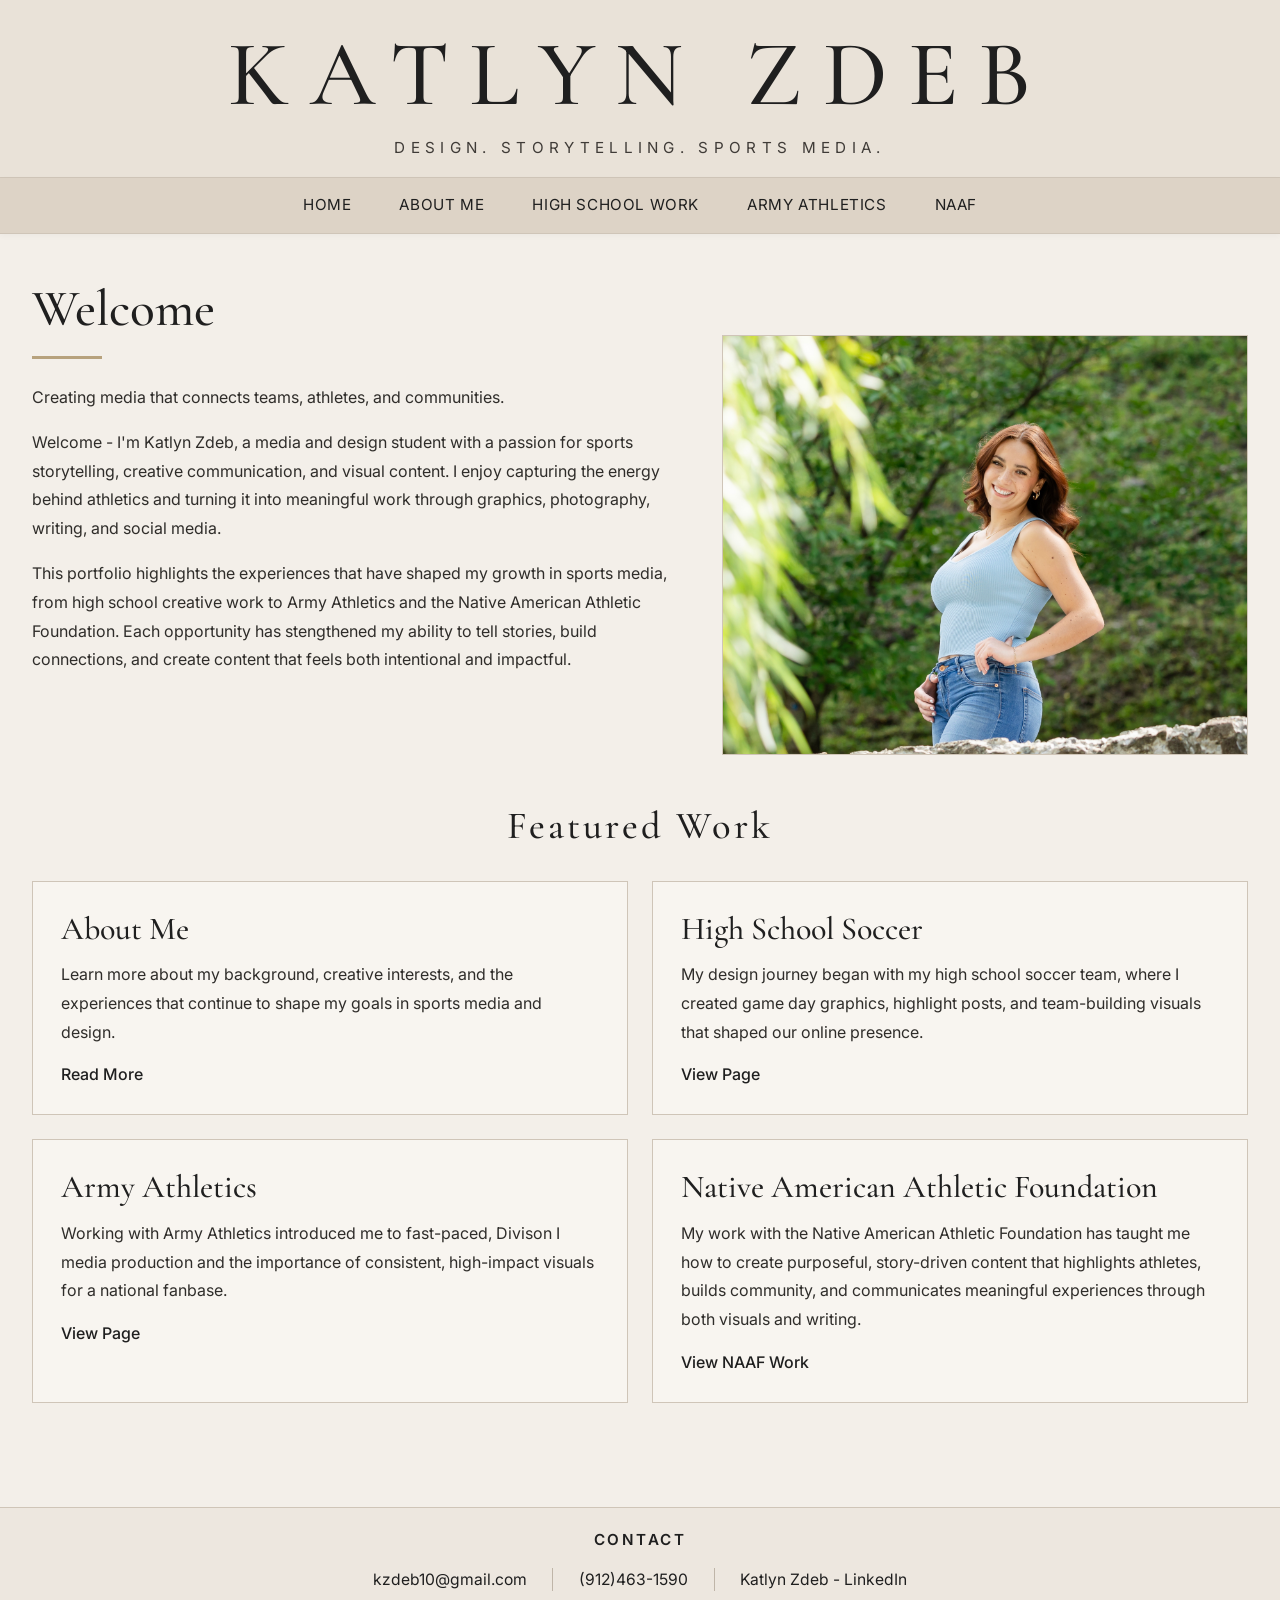
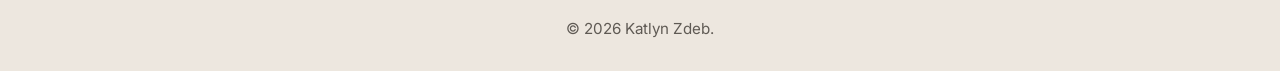
<file: index.html>
<!DOCTYPE html>
<html lang="en">
<head>
	<meta charset="utf-8">
	<meta name="viewport" content="width=device-width, initial-scale=1">
	<title> Katlyn Zdeb | Home </title>

	<link rel="preconnect" href="https://fonts.googleapis.com">
	<link rel="preconnect" href="https://fonts.gstatic.com" crossorigin>
	<link href="https://fonts.googleapis.com/css2?family=Cormorant+Garamond:wght@400;500;600&family=Inter:wght@300;400;500;600&display=swap" rel="stylesheet">

	<link href="https://cdn.jsdelivr.net/npm/bootstrap@5.3.3/dist/css/bootstrap.min.css" rel="stylesheet">
	<link rel="stylesheet" href="style.css">

</head>
<body>

	<header class="site-header">
		<h1 class="site-title"> KATLYN ZDEB </h1>
		<p class="site-tagline"> DESIGN. STORYTELLING. SPORTS MEDIA. </p>
	</header>

	<nav class="navbar navbar-expand-lg sticky-top custom-nav">
		<div class="container">
			<button class="navbar-toggler" type="button" data-bs-toggle="collapse" data-bs-target="#mainNav" aria-controls="mainNav" aria-expander="false" aria-label="Toggle navigation">
				<span class="navbar-toggler-icon"></span>
			</button>

			<div class="collapse navbar-collapse justify-content-center" id="mainNav">
				<ul class="navbar-nav mx-auto">
					<li class="nav-item"><a class="nav-link" href="index.html">Home</a></li>
					<li class="nav-item"><a class="nav-link" href="about.html">About Me</a></li>
					<li class="nav-item"><a class="nav-link" href="high-school-soccer.html">High School Work</a></li>
					<li class="nav-item"><a class="nav-link" href="army-athletics.html">Army Athletics</a></li>
					<li class="nav-item"><a class="nav-link" href="naaf.html">NAAF</a></li>
				</ul>
			</div>
		</div>
	</nav>

	<section class="page-section">
		<div class="page-wrap">
			
			<div class="content-block split-layout">
				<div class="intro-copy">
				<h2 class="section-title"> Welcome </h2>
				<div class="gold-line"></div>
				<p> Creating media that connects teams, athletes, and communities.</p>
				<p> Welcome - I'm Katlyn Zdeb, a media and design student with a passion for sports storytelling, creative communication, and visual content. I enjoy capturing the energy behind athletics and turning it into meaningful work through graphics, photography, writing, and social media. </p>
				<p> This portfolio highlights the experiences that have shaped my growth in sports media, from high school creative work to Army Athletics and the Native American Athletic Foundation. Each opportunity has stengthened my ability to tell stories, build connections, and create content that feels both intentional and impactful. </p>
				</div>

			<div class="side-image">
				<img src="me_images/katlyn_1.jpg" alt="Katlyn Zdeb portfolio featured image"> 
			</div>
			</div>

			<div class="content-block">
				<h2 class="centered-title"> Featured Work </h2>

				<div class="feature-grid">

					<div class="feature-card">
						<h3> About Me </h3>
						<p> Learn more about my background, creative interests, and the experiences that continue to shape my goals in sports media and design.</p>
						<a href="about.html"> Read More </a>
					</div>

					<div class="feature-card">
						<h3> High School Soccer </h3>
						<p> My design journey began with my high school soccer team, where I created game day graphics, highlight posts, and team-building visuals that shaped our online presence. </p>
						<a href="high-school-soccer.html"> View Page </a>
					</div>

					<div class="feature-card">
						<h3> Army Athletics </h3>
						<p> Working with Army Athletics introduced me to fast-paced, Divison I media production and the importance of consistent, high-impact visuals for a national fanbase. </p>
						<a href="army-athletics.html"> View Page </a>
					</div>

					<div class="feature-card">
						<h3> Native American Athletic Foundation </h3>
						<p> My work with the Native American Athletic Foundation has taught me how to create purposeful, story-driven content that highlights athletes, builds community, and communicates meaningful experiences through both visuals and writing. </p>
						<a href="naaf.html"> View NAAF Work </a>
					</div>
				</div>
			</div>
		</div>
	</section>

	<footer>
		<div class="footer-title"> Contact </div>

		<div class="footer-row">
			<div class="footer-item"> kzdeb10@gmail.com</div>
			<div class="footer-item"> (912)463-1590</div>
			<div class="footer-item">
				<a href="https://www.linkedin.com/in/katlyn-zdeb-1a0957380/" target="_blank"> Katlyn Zdeb - LinkedIn </a>
			</div>
		</div>
		<p class="copyright">&copy; 2026 Katlyn Zdeb. </p>
	</footer>

	<script src="https://cdn.jsdelivr.net/npm/bootstrap@5.3.3/dist/js/bootstrap.bundle.min.js"> </script>

</body>
</html>
</file>
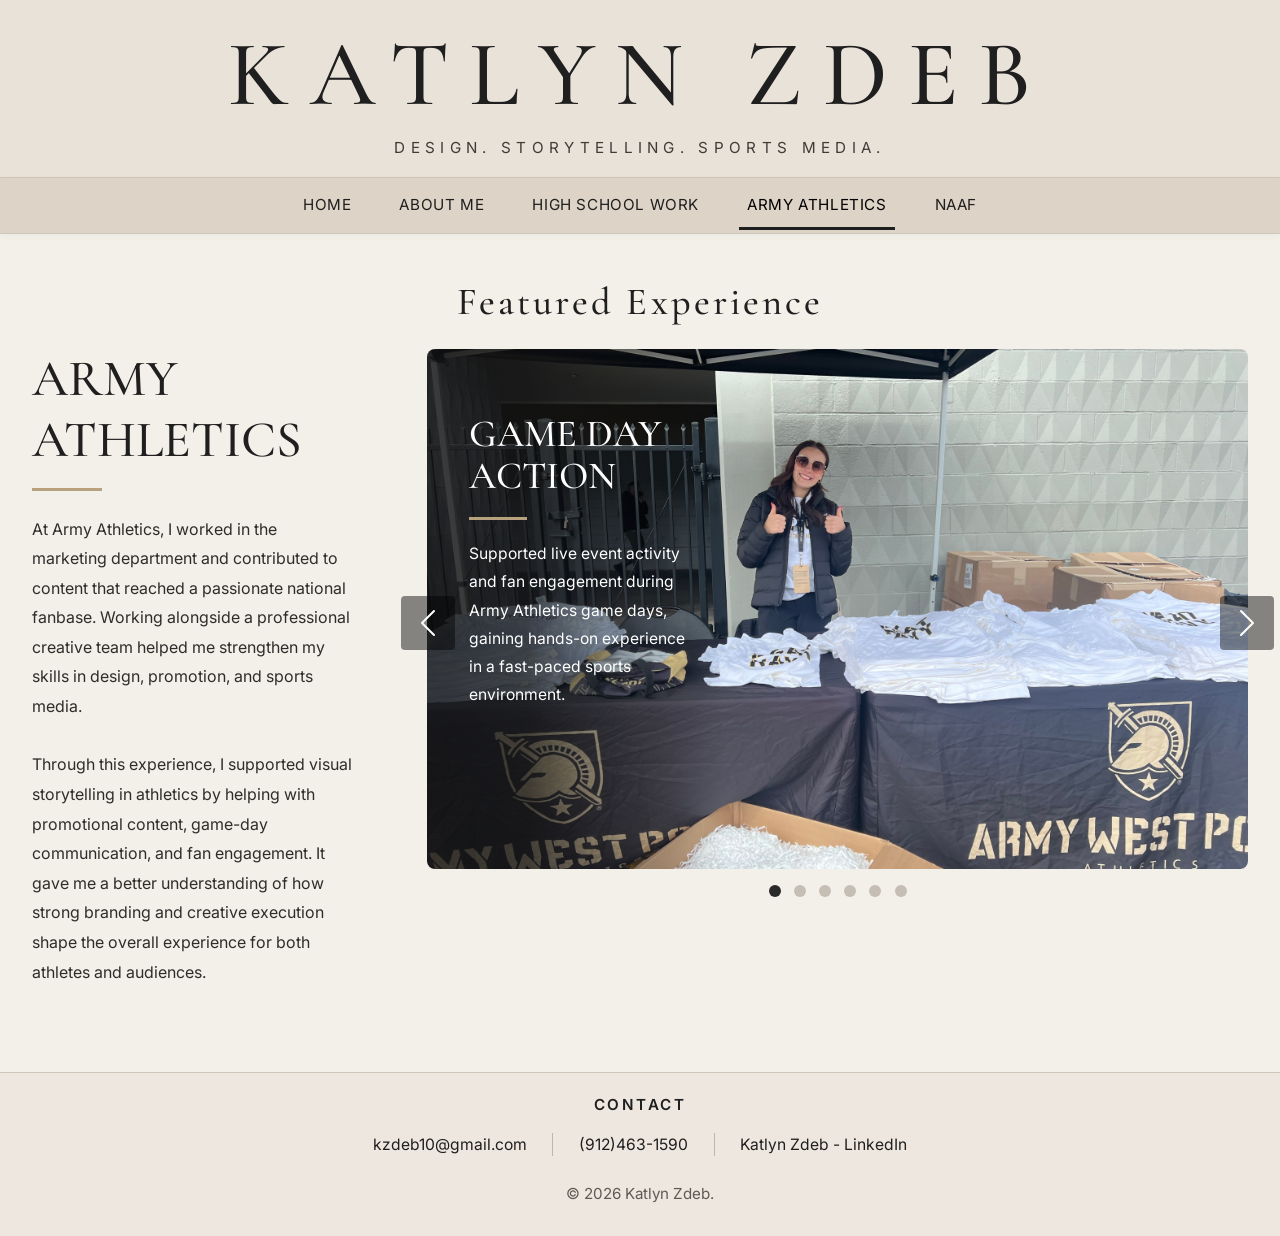
<file: army-athletics.html>
<!DOCTYPE html>
<html lang="en">
<head>
  <meta charset="utf-8">
  <meta name="viewport" content="width=device-width, initial-scale=1">
  <title>Katlyn Zdeb | Army Athletics</title>

  <link rel="preconnect" href="https://fonts.googleapis.com">
  <link rel="preconnect" href="https://fonts.gstatic.com" crossorigin>
  <link href="https://fonts.googleapis.com/css2?family=Cormorant+Garamond:wght@400;500;600&family=Inter:wght@300;400;500;600&display=swap" rel="stylesheet">

  <link href="https://cdn.jsdelivr.net/npm/bootstrap@5.3.3/dist/css/bootstrap.min.css" rel="stylesheet">
  <link rel="stylesheet" href="style.css">
</head>

<body>

  <header class="site-header">
    <h1 class="site-title">KATLYN ZDEB</h1>
    <p class="site-tagline">DESIGN. STORYTELLING. SPORTS MEDIA.</p>
  </header>

  <nav class="navbar navbar-expand-lg sticky-top custom-nav">
    <div class="container">
      <button class="navbar-toggler ms-auto" type="button" data-bs-toggle="collapse" data-bs-target="#mainNav" aria-controls="mainNav" aria-expanded="false" aria-label="Toggle navigation">
        <span class="navbar-toggler-icon"></span>
      </button>

      <div class="collapse navbar-collapse justify-content-center" id="mainNav">
        <ul class="navbar-nav mx-auto">
          <li class="nav-item"><a class="nav-link" href="index.html">Home</a></li>
          <li class="nav-item"><a class="nav-link" href="about.html">About Me</a></li>
          <li class="nav-item"><a class="nav-link" href="high-school-soccer.html">High School Work</a></li>
          <li class="nav-item"><a class="nav-link active" aria-current="page" href="army-athletics.html">Army Athletics</a></li>
          <li class="nav-item"><a class="nav-link" href="naaf.html">NAAF</a></li>
        </ul>
      </div>
    </div>
  </nav>

  <section class="page-section">
    <div class="page-wrap">
      <h2 class="centered-title">Featured Experience</h2>

      <div class="army-grid">
        <div class="army-copy">
          <h2>ARMY ATHLETICS</h2>
          <div class="gold-line"></div>

          <p>
            At Army Athletics, I worked in the marketing department and contributed to content
            that reached a passionate national fanbase. Working alongside a professional creative
            team helped me strengthen my skills in design, promotion, and sports media.
          </p>

          <p>
            Through this experience, I supported visual storytelling in athletics by helping with
            promotional content, game-day communication, and fan engagement. It gave me a better
            understanding of how strong branding and creative execution shape the overall experience
            for both athletes and audiences.
          </p>
        </div>

        <div class="carousel-shell">
          <div id="armyCarousel" class="carousel slide army-carousel" data-bs-ride="carousel">

            <div class="carousel-inner">

              <div class="carousel-item active">
                <img src="army_images/army_3.jpg" class="d-block w-100" alt="Game day action at Army Athletics">
                <div class="slide-info-panel">
                  <h3>GAME DAY ACTION</h3>
                  <div class="mini-line"></div>
                  <p>
                    Supported live event activity and fan engagement during Army Athletics game days,
                    gaining hands-on experience in a fast-paced sports environment.
                  </p>
                </div>
              </div>

              <div class="carousel-item">
                <img src="army_images/army_4.jpg" class="d-block w-100"alt="Army Athletics game day branding">
                <div class="slide-info-panel">
                  <h3>GAME DAY BRANDING</h3>
                  <div class="mini-line"></div>
                  <p>
                    Assisted with promotional materials and brand elements that helped create a
                    cohesive and polished visual identity on game day.
                  </p>
                </div>
              </div>

              <div class="carousel-item">
                <img src="army_images/army_2.jpg" class="d-block w-100"alt="Army Athletics social graphic design work">
                <div class="slide-info-panel">
                  <h3>SOCIAL GRAPHIC DESIGN</h3>
                  <div class="mini-line"></div>
                  <p>
                    Created digital graphics and visual content for social media promotions,
                    helping maintain a strong and consistent look across Army Athletics platforms.
                  </p>
                </div>
              </div>

              <div class="carousel-item">
                <img src="army_images/army_8.jpg" class="d-block w-100"alt="Women's lacrosse promotion design">
                <div class="slide-info-panel">
                  <h3>WOMEN’S LACROSSE PROMOTION</h3>
                  <div class="mini-line"></div>
                  <p>
                    Contributed to promotional content for Women’s Lacrosse, creating visuals that
                    supported team visibility and audience engagement.
                  </p>
                </div>
              </div>

              <div class="carousel-item">
                <img src="army_images/army_1.jpg" class="d-block w-100"alt="Event operations training at Army Athletics">
                <div class="slide-info-panel">
                  <h3>EVENT OPERATIONS TRAINING</h3>
                  <div class="mini-line"></div>
                  <p>
                    Learned more about behind-the-scenes event execution, including the coordination
                    and planning that shape the game-day experience.
                  </p>
                </div>
              </div>

              <div class="carousel-item">
                <img src="army_images/army_6.jpg" class="d-block w-100"alt="On-field events during the Army versus Navy game">
                <div class="slide-info-panel">
                  <h3>ARMY VS. NAVY GAME</h3>
                  <div class="mini-line"></div>
                  <p>
                    Assisted with on-field events during the Army vs. Navy men’s lacrosse game. Helped coordinate activities on the field and support game-day operations to
                    create a memorable experience for fans, players, and supporters.
                  </p>
                </div>
              </div>

            </div>

            <button class="carousel-control-prev" type="button" data-bs-target="#armyCarousel" data-bs-slide="prev">
              <span class="carousel-control-prev-icon" aria-hidden="true"></span>
              <span class="visually-hidden">Previous</span>
            </button>

            <button class="carousel-control-next" type="button" data-bs-target="#armyCarousel" data-bs-slide="next">
              <span class="carousel-control-next-icon" aria-hidden="true"></span>
              <span class="visually-hidden">Next</span>
            </button>

            <div class="carousel-indicators">
              <button type="button" data-bs-target="#armyCarousel" data-bs-slide-to="0" class="active" aria-current="true" aria-label="Slide 1"></button>
              <button type="button" data-bs-target="#armyCarousel" data-bs-slide-to="1" aria-label="Slide 2"></button>
              <button type="button" data-bs-target="#armyCarousel" data-bs-slide-to="2" aria-label="Slide 3"></button>
              <button type="button" data-bs-target="#armyCarousel" data-bs-slide-to="3" aria-label="Slide 4"></button>
              <button type="button" data-bs-target="#armyCarousel" data-bs-slide-to="4" aria-label="Slide 5"></button>
              <button type="button" data-bs-target="#armyCarousel" data-bs-slide-to="5" aria-label="Slide 6"></button>
            </div>

          </div>
        </div>
      </div>
    </div>
  </section>

  <footer>
    <div class="footer-title"> Contact </div>

    <div class="footer-row">
      <div class="footer-item"> kzdeb10@gmail.com</div>
      <div class="footer-item"> (912)463-1590</div>
      <div class="footer-item">
        <a href="https://www.linkedin.com/in/katlyn-zdeb-1a0957380/" target="_blank"> Katlyn Zdeb - LinkedIn </a>
      </div>
    </div>
    <p class="copyright">&copy; 2026 Katlyn Zdeb. </p>
  </footer>

  <script src="https://cdn.jsdelivr.net/npm/bootstrap@5.3.3/dist/js/bootstrap.bundle.min.js"></script>
</body>
</html>
</file>
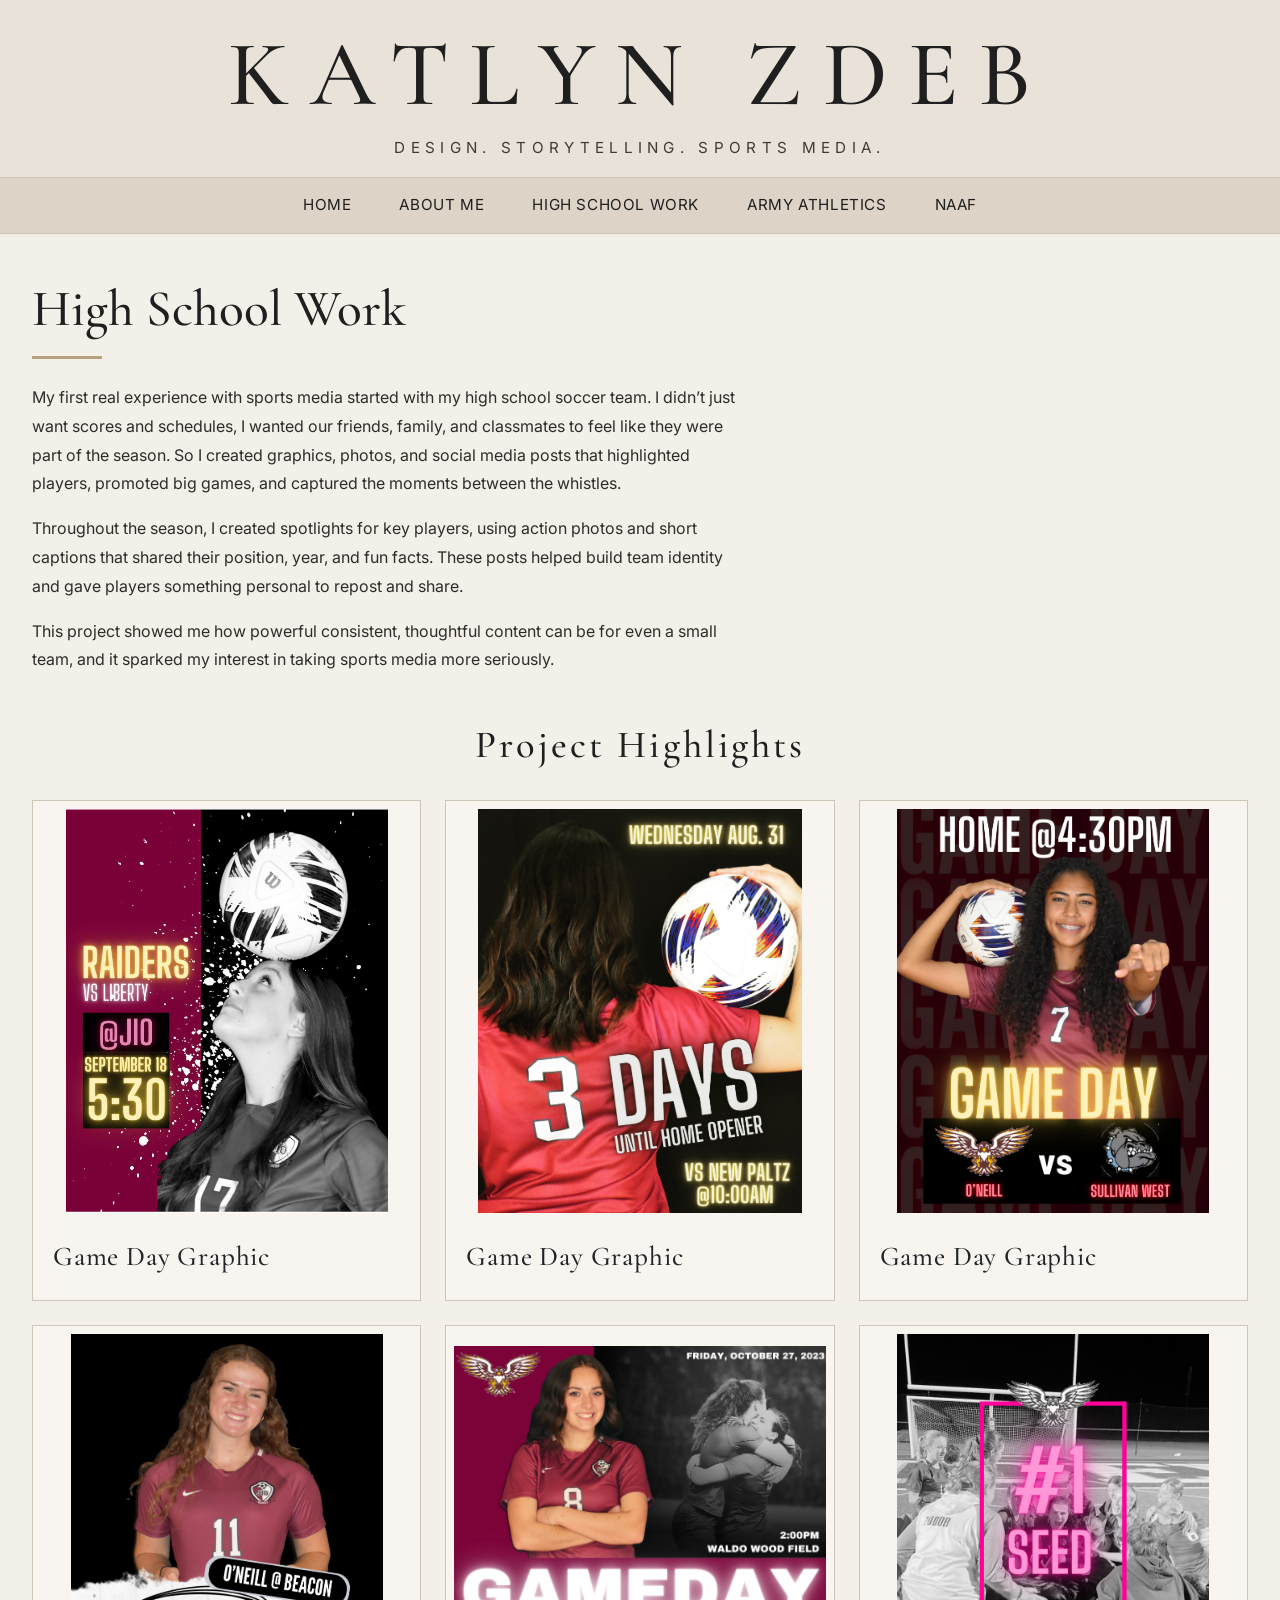
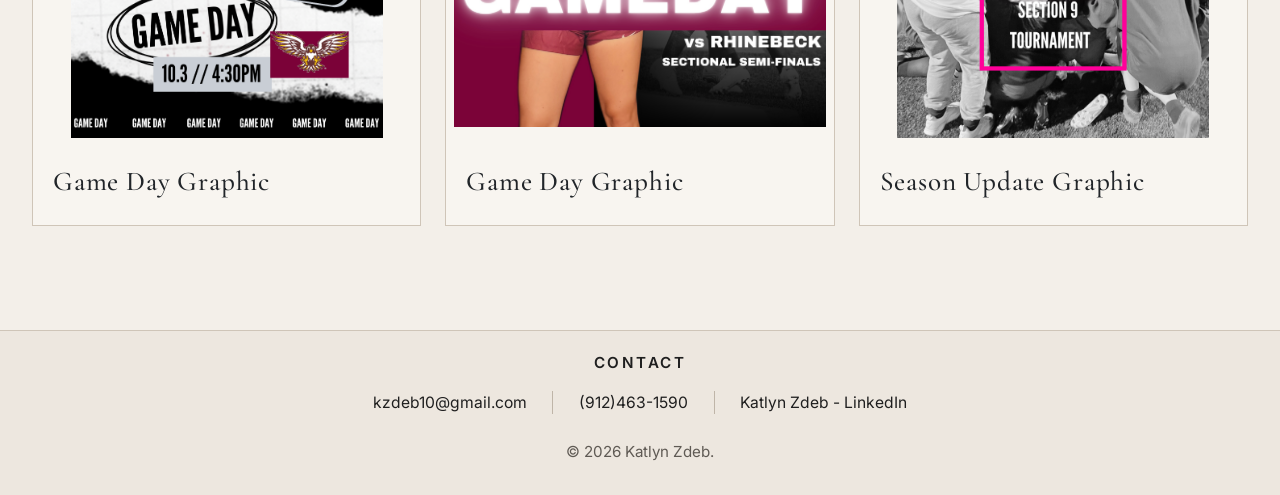
<file: high-school-soccer.html>
<!DOCTYPE html>
<html lang="en">
<head>
	<meta charset="utf-8">
	<meta name="viewport" content="width=device-width, initial-scale=1">
	<title> Katlyn Zdeb | High School Work </title>

	<link rel="preconnect" href="https://fonts.googleapis.com">
	<link rel="preconnect" href="https://fonts.gstatic.com" crossorigin>
	<link href="https://fonts.googleapis.com/css2?family=Cormorant+Garamond:wght@400;500;600&family=Inter:wght@300;400;500;600&display=swap" rel="stylesheet">

	<link href="https://cdn.jsdelivr.net/npm/bootstrap@5.3.3/dist/css/bootstrap.min.css" rel="stylesheet">
	<link rel="stylesheet" href="style.css">

</head>

<body>

	<header class="site-header">
		<h1 class="site-title"> KATLYN ZDEB </h1>
		<p class="site-tagline"> DESIGN. STORYTELLING. SPORTS MEDIA. </p>
	</header>

	<nav class="navbar navbar-expand-lg sticky-top custom-nav">
		<div class="container">
			<button class="navbar-toggler" type="button" data-bs-toggle="collapse" data-bs-target="#mainNav" aria-controls="mainNav" aria-expander="false" aria-label="Toggle navigation">
				<span class="navbar-toggler-icon"></span>
			</button>

			<div class="collapse navbar-collapse justify-content-center" id="mainNav">
				<ul class="navbar-nav mx-auto">
					<li class="nav-item"><a class="nav-link" href="index.html">Home</a></li>
					<li class="nav-item"><a class="nav-link" href="about.html">About Me</a></li>
					<li class="nav-item"><a class="nav-link" href="high-school-soccer.html">High School Work</a></li>
					<li class="nav-item"><a class="nav-link" href="army-athletics.html">Army Athletics</a></li>
					<li class="nav-item"><a class="nav-link" href="naaf.html">NAAF</a></li>
				</ul>
			</div>
		</div>
	</nav>

	<section class="page-section">
		<div class="page-wrap">

			<div class="content-block intro-copy">
				<h2 class="section-title"> High School Work </h2>
				<div class="gold-line"> </div>
				<p> My first real experience with sports media started with my high school soccer team. I didn’t just want scores and schedules, I wanted our friends, family, and classmates to feel like they were part of the season. So I created graphics, photos, and social media posts that highlighted players, promoted big games, and captured the moments between the whistles. </p>
				<p> Throughout the season, I created spotlights for key players, using action photos and short captions that shared their position, year, and fun facts. These posts helped build team identity and gave players something personal to repost and share. </p>
				<p> This project showed me how powerful consistent, thoughtful content can be for even a small team, and it sparked my interest in taking sports media more seriously. </p>
			</div>

			<div class="content-block">
				<h2 class="centered-title"> Project Highlights </h2>

				<div class="project-grid">
					<div class="row g-4">

					<!-- Image 1 -->
						<div class="col-md-6 col-lg-4">
							<div class="card">
							<img src="soccer_images/soccer_2.jpg" class="card-img-top" alt="Game day graphic">
							<div class="card-body">
								<h3 class="card-title">Game Day Graphic</h3>
							</div>
						</div>
					</div>

					<!--Image 2-->
						<div class="col-md-6 col-lg-4">
							<div class="card">
							<img src="soccer_images/soccer_3.jpg" class="card-img-top" alt="Game day graphic">
							<div class="card-body">
								<h3 class="card-title">Game Day Graphic</h3>
							</div>
						</div>
					</div>

					<!--Image 3-->
						<div class="col-md-6 col-lg-4">
							<div class="card">
							<img src="soccer_images/soccer_5.png" class="card-img-top" alt="Game day graphic">
							<div class="card-body">
								<h3 class="card-title">Game Day Graphic</h3>
							</div>
						</div>
					</div>

					<!--Image 4-->
						<div class="col-md-6 col-lg-4">
							<div class="card">
							<img src="soccer_images/soccer_6.png" class="card-img-top" alt="Game day graphic">
							<div class="card-body">
								<h3 class="card-title">Game Day Graphic</h3>
							</div>
						</div>
					</div>

					<!--Image 5-->
						<div class="col-md-6 col-lg-4">
							<div class="card">
							<img src="soccer_images/soccer_10.jpg" class="card-img-top" alt="Game day graphic">
							<div class="card-body">
								<h3 class="card-title">Game Day Graphic</h3>
							</div>
						</div>
					</div>

					<!--Image 6-->
						<div class="col-md-6 col-lg-4">
							<div class="card">
							<img src="soccer_images/soccer_9.png" class="card-img-top" alt="Season update graphic">
							<div class="card-body">
								<h3 class="card-title">Season Update Graphic</h3>
							</div>
						</div>
					</div>
				</div>
			</div>
		</div>
	</div>
	</section>

	<footer>
		<div class="footer-title"> Contact </div>

		<div class="footer-row">
			<div class="footer-item"> kzdeb10@gmail.com</div>
			<div class="footer-item"> (912)463-1590</div>
			<div class="footer-item">
				<a href="https://www.linkedin.com/in/katlyn-zdeb-1a0957380/" target="_blank"> Katlyn Zdeb - LinkedIn </a>
			</div>
		</div>
		<p class="copyright">&copy; 2026 Katlyn Zdeb. </p>
	</footer>

	<script src="https://cdn.jsdelivr.net/npm/bootstrap@5.3.3/dist/js/bootstrap.bundle.min.js"> </script>

</body>
</html>
</file>
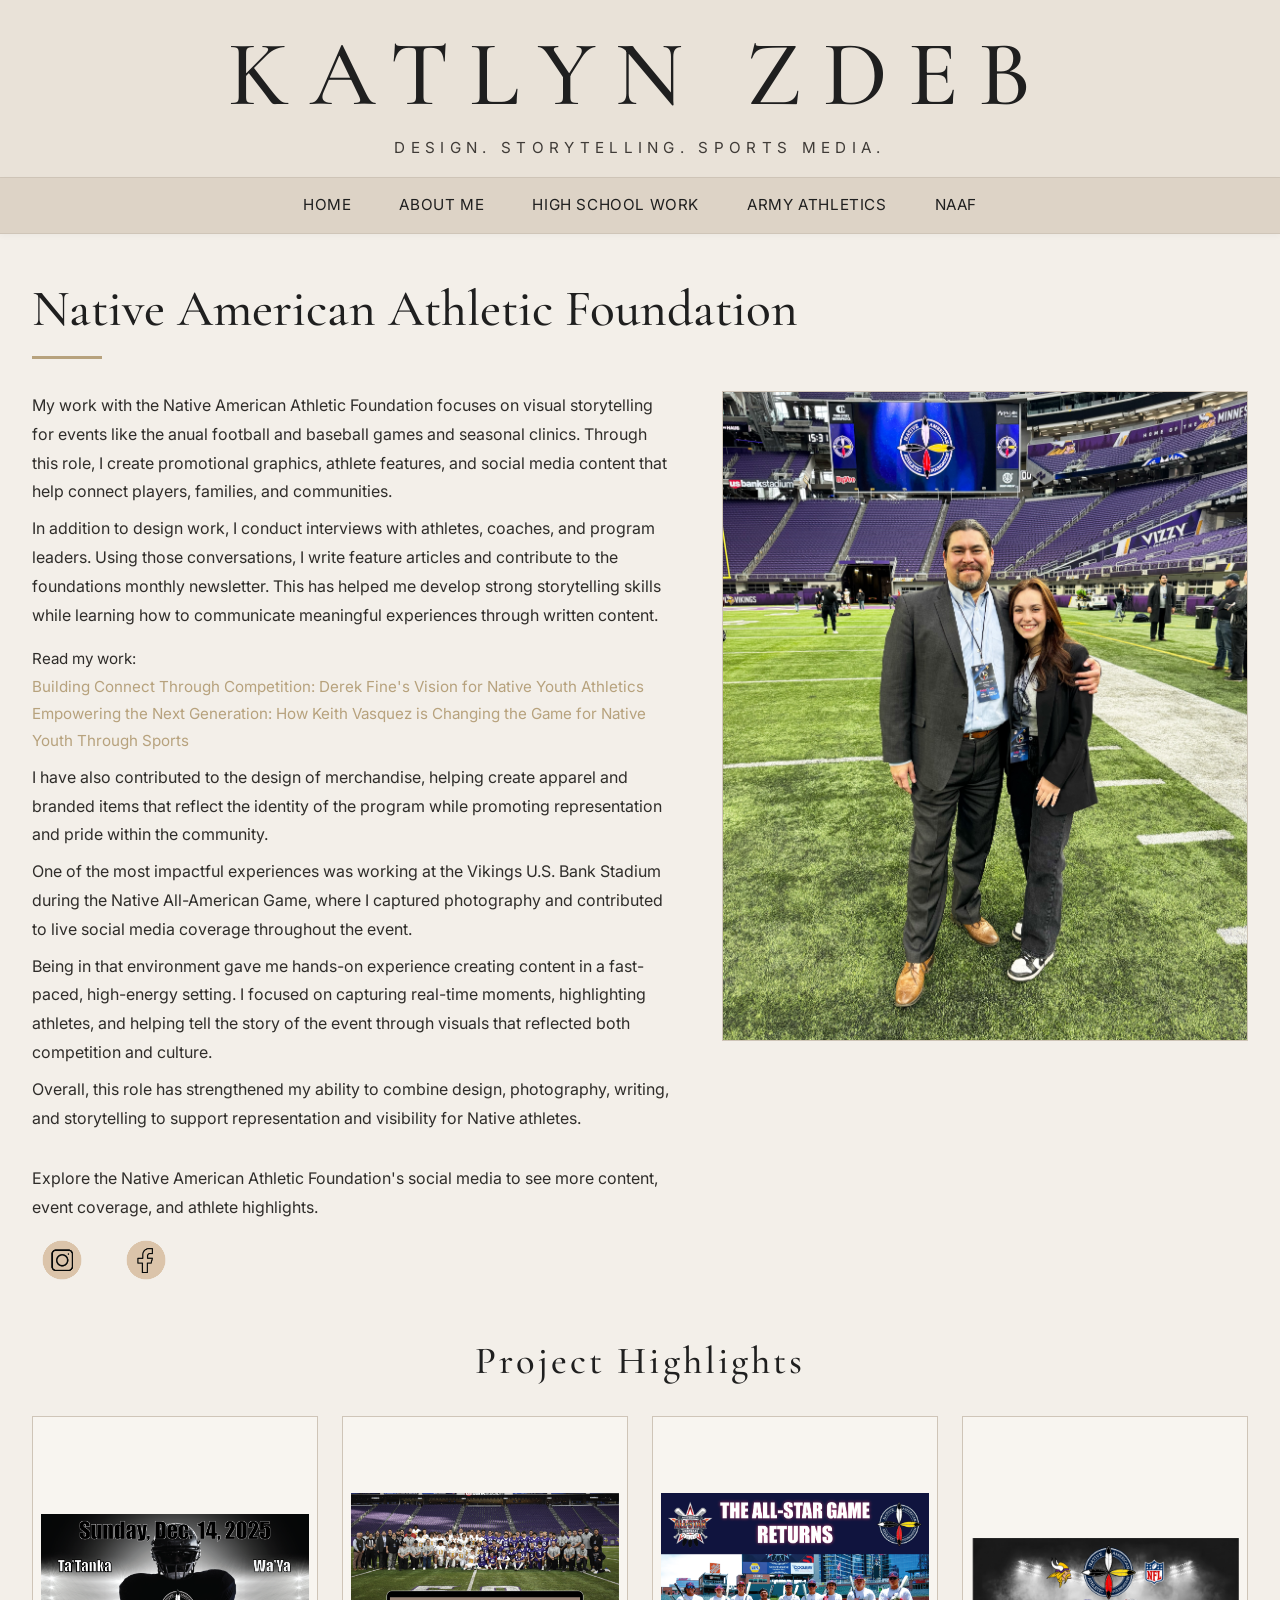
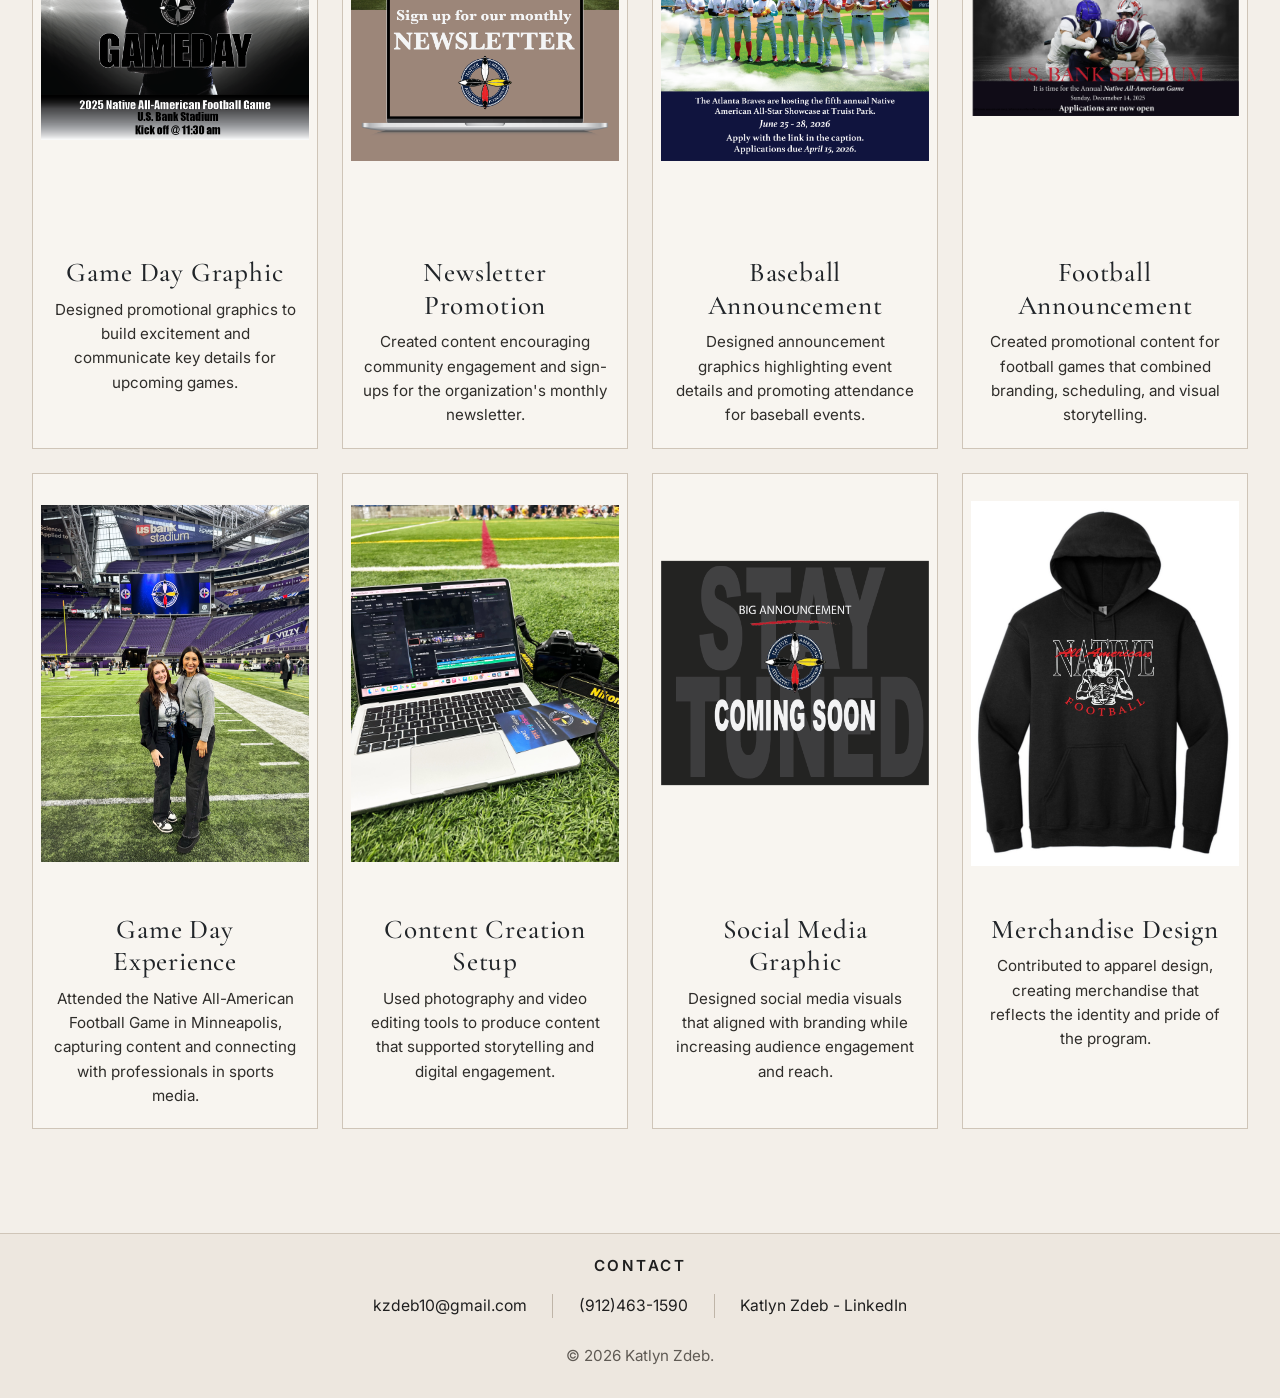
<file: naaf.html>
<!DOCTYPE html>
<html lang="en">
<head>
	<meta charset="utf-8">
	<meta name="viewport" content="width=device-width, initial-scale=1">
	<title> Katlyn Zdeb | Native American Athletic Foundation </title>

	<link rel="preconnect" href="https://fonts.googleapis.com">
	<link rel="preconnect" href="https://fonts.gstatic.com" crossorigin>
	<link href="https://fonts.googleapis.com/css2?family=Cormorant+Garamond:wght@400;500;600&family=Inter:wght@300;400;500;600&display=swap" rel="stylesheet">

	<link href="https://cdn.jsdelivr.net/npm/bootstrap@5.3.3/dist/css/bootstrap.min.css" rel="stylesheet">
	<link rel="stylesheet" href="style.css">

</head>

<body>

	<header class="site-header">
		<h1 class="site-title"> KATLYN ZDEB </h1>
		<p class="site-tagline"> DESIGN. STORYTELLING. SPORTS MEDIA. </p>
	</header>

	<nav class="navbar navbar-expand-lg sticky-top custom-nav">
		<div class="container">
			<button class="navbar-toggler" type="button" data-bs-toggle="collapse" data-bs-target="#mainNav" aria-controls="mainNav" aria-expander="false" aria-label="Toggle navigation">
				<span class="navbar-toggler-icon"></span>
			</button>

			<div class="collapse navbar-collapse justify-content-center" id="mainNav">
				<ul class="navbar-nav mx-auto">
					<li class="nav-item"><a class="nav-link" href="index.html">Home</a></li>
					<li class="nav-item"><a class="nav-link" href="about.html">About Me</a></li>
					<li class="nav-item"><a class="nav-link" href="high-school-soccer.html">High School Work</a></li>
					<li class="nav-item"><a class="nav-link" href="army-athletics.html">Army Athletics</a></li>
					<li class="nav-item"><a class="nav-link" href="naaf.html">NAAF</a></li>
				</ul>
			</div>
		</div>
	</nav>

	<section class="page-section">
		<div class="page-wrap">

			<div class="content-block intro-copy">
				<h2 class="section-title"> Native American Athletic Foundation </h2>
				<div class="gold-line"></div>
				<div class="naaf-article-section">
					<div class="naaf-text">
						<p> My work with the Native American Athletic Foundation focuses on visual storytelling for events like the anual football and baseball games and seasonal clinics. Through this role, I create promotional graphics, athlete features, and social media content that help connect players, families, and communities.</p>
						<p> In addition to design work, I conduct interviews with athletes, coaches, and program leaders. Using those conversations, I write feature articles and contribute to the foundations monthly newsletter. This has helped me develop strong storytelling skills while learning how to communicate meaningful experiences through written content. </p>
						<p class="article-links">
							Read my work: <br>
							<a href="https://nativeamericanathleticfoundation.org/building-connection-through-competition-derek-fines-vision-for-native-youth-athletics/" target="_blank"> Building Connect Through Competition: Derek Fine's Vision for Native Youth Athletics </a><br>
							<a href="https://nativeamericanathleticfoundation.org/empowering-the-next-generation-how-keith-vasquez-is-changing-the-game-for-native-youth-through-sports/" target="_blank"> Empowering the Next Generation: How Keith Vasquez is Changing the Game for Native Youth Through Sports </a></p>
							<p> I have also contributed to the design of merchandise, helping create apparel and branded items that reflect the identity of the program while promoting representation and pride within the community. </p>
							<p> One of the most impactful experiences was working at the Vikings U.S. Bank Stadium during the Native All-American Game, where I captured photography and contributed to live social media coverage throughout the event.</p>
							<p> Being in that environment gave me hands-on experience creating content in a fast-paced, high-energy setting. I focused on capturing real-time moments, highlighting athletes, and helping tell the story of the event through visuals that reflected both competition and culture. </p>
							<p> Overall, this role has strengthened my ability to combine design, photography, writing, and storytelling to support representation and visibility for Native athletes. </p>

					<div class="naaf-social">
					<p class="social-text"> Explore the Native American Athletic Foundation's social media to see more content, event coverage, and athlete highlights.</p>

					<div class="social-icons">
						<a href="https://www.instagram.com/nativeathletes/" target="_blank">
							<img src="naaf_images/logo_1.png" alt="Instagram">
						</a>

						<a href="https://www.facebook.com/NativeAmericanAthleticFoundation/" target="_blank">
							<img src="naaf_images/logo_2.png" alt="Facebook">
						</a>
					</div>
				</div>
			</div>

			<div class="naaf-image">
				<img src="naaf_images/cover_picture.JPEG" alt="Katlyn Zdeb NAAF event"> </div>
			</div>
		</div>

			<div class="content-block">
				<h2 class="centered-title"> Project Highlights </h2>

				<div class="project-grid">
					<div class="row g-4">

					<div class="col-md-6 col-lg-3">
						<div class="card">
							<img src="naaf_images/game_day.png" class="card-img-top" alt="Game day graphic">
							<div class="card-body text-center">
								<h3 class="card-title">Game Day Graphic</h3>
								<p class="card-text"> Designed promotional graphics to build excitement and communicate key details for upcoming games.</p>
							</div>
						</div>
					</div>

					<div class="col-md-6 col-lg-3">
						<div class="card">
							<img src="naaf_images/newsletter.png" class="card-img-top" alt="Newsletter sign-up">
							<div class="card-body text-center">
								<h3 class="card-title">Newsletter Promotion</h3>
								<p class="card-text"> Created content encouraging community engagement and sign-ups for the organization's monthly newsletter.</p>
							</div>
						</div>
					</div>

					<div class="col-md-6 col-lg-3">
						<div class="card">
							<img src="naaf_images/baseball.png" class="card-img-top" alt="Baseball game announcement">
							<div class="card-body text-center">
								<h3 class="card-title">Baseball Announcement </h3>
								<p class="card-text"> Designed announcement graphics highlighting event details and promoting attendance for baseball events. </p>
							</div>
						</div>
					</div>

					<div class="col-md-6 col-lg-3">
						<div class="card">
							<img src="naaf_images/football.png" class="card-img-top" alt="Football game announcement">
							<div class="card-body text-center">
								<h3 class="card-title">Football Announcement</h3>
								<p class="card-text"> Created promotional content for football games that combined branding, scheduling, and visual storytelling. </p>
							</div>
						</div>
					</div>

					<div class="col-md-6 col-lg-3">
						<div class="card">
							<img src="naaf_images/football_game_2.JPEG" class="card-img-top" alt="Networking at football game">
							<div class="card-body text-center">
								<h3 class="card-title">Game Day Experience</h3>
								<p class="card-text"> Attended the Native All-American Football Game in Minneapolis, capturing content and connecting with professionals in sports media. </p>
							</div>
						</div>
					</div>

					<div class="col-md-6 col-lg-3">
						<div class="card">
							<img src="naaf_images/football_game_1.JPEG" class="card-img-top" alt="Editing and photography setup">
							<div class="card-body text-center">
								<h3 class="card-title">Content Creation Setup</h3>
								<p class="card-text"> Used photography and video editing tools to produce content that supported storytelling and digital engagement. </p>
							</div>
						</div>
					</div>

					<div class="col-md-6 col-lg-3">
						<div class="card">
							<img src="naaf_images/press_release.png" class="card-img-top" alt="Social media graphic">
							<div class="card-body text-center">
								<h3 class="card-title"> Social Media Graphic </h3>
								<p class="card-text"> Designed social media visuals that aligned with branding while increasing audience engagement and reach. </p>
							</div>
						</div>
					</div>

					<div class="col-md-6 col-lg-3">
						<div class="card">
							<img src="naaf_images/shirt_design.png" class="card-img-top" alt="T-Shirt shirt_design">
							<div class="card-body text-center">
								<h3 class="card-title">Merchandise Design</h3>
								<p class="card-text"> Contributed to apparel design, creating merchandise that reflects the identity and pride of the program. </p>
							</div>
						</div>
					</div>
				</div>
			</div>
		</div>
	</div>
</section>

	<footer>
		<div class="footer-title"> Contact </div>

		<div class="footer-row">
			<div class="footer-item"> kzdeb10@gmail.com</div>
			<div class="footer-item"> (912)463-1590</div>
			<div class="footer-item">
				<a href="https://www.linkedin.com/in/katlyn-zdeb-1a0957380/" target="_blank"> Katlyn Zdeb - LinkedIn </a>
			</div>
		</div>
		<p class="copyright">&copy; 2026 Katlyn Zdeb. </p>
	</footer>

	<script src="https://cdn.jsdelivr.net/npm/bootstrap@5.3.3/dist/js/bootstrap.bundle.min.js"> </script>

</body>
</html>
</file>
<file: style.css>
:root {
  --bg: #f3efe9;
  --header: #e9e2d8;
  --nav: #ddd3c6;
  --bg-soft: #ede7df;
  --card: #f8f5f0;
  --text: #1f1f1f;
  --muted: #5f5a54;
  --line: #cfc5b8;
  --accent: #b7a27d;
  --overlay-dark: rgba(16, 16, 16, 0.82);
}


* {
  box-sizing: border-box;
}

html {
  scroll-behavior: smooth;
}

body {
  margin: 0;
  background: var(--bg);
  color: var(--text);
  font-family: "Inter", sans-serif;
}

img {
  max-width: 100%;
  display: block;
}

a {
  color: var(--text);
}

a:hover {
  color: var(--muted);
}

p {
  color: #2f2d2a;
  line-height: 1.8;
  margin-bottom: 1rem;
}

h1,
h2,
h3,
h4,
h5,
h6 {
  color: var(--text);
  margin-top: 0;
}


.site-header {
  background-color: var(--header);
  text-align: center;
  padding: 1.8rem 1rem 1rem;
  border-bottom: 1px solid var(--line);
}

.site-title {
  font-family: "Cormorant Garamond", serif;
  font-size: clamp(3rem, 8vw, 5.8rem);
  font-weight: 500;
  letter-spacing: 0.22em;
  line-height: 1;
  margin: 0;
}

.site-tagline {
  margin-top: 0.75rem;
  margin-bottom: 0;
  text-transform: uppercase;
  letter-spacing: 0.35em;
  font-size: 0.95rem;
  color: #3f3b37;
}

.custom-nav {
  background-color: var(--nav);
  border-bottom: 1px solid var(--line);
  padding-top: 0;
  padding-bottom: 0;
  z-index: 1030;
  box-shadow: 0 2px 6px rgba(0, 0, 0, 0.03);
}

.custom-nav .container {
  max-width: 1200px;
}

.custom-nav .navbar-nav {
  gap: 2rem;
}

.custom-nav .nav-link {
  color: var(--text);
  font-size: 0.95rem;
  text-transform: uppercase;
  letter-spacing: 0.04em;
  padding: 1rem 0;
  position: relative;
}

.custom-nav .nav-link:hover,
.custom-nav .nav-link:focus {
  color: var(--text);
}

.custom-nav .nav-link.active::after {
  content: "";
  position: absolute;
  left: 0;
  right: 0;
  bottom: 0.2rem;
  height: 3px;
  background: var(--text);
}

.navbar-toggler {
  border: none;
}

.navbar-toggler:focus {
  box-shadow: none;
}


.page-section {
  padding: 2.8rem 0 3.5rem;
}

.page-wrap {
  max-width: 1280px;
  margin: 0 auto;
  padding: 0 2rem;
}

.content-block {
  margin-bottom: 3rem;
}

.section-title {
  font-family: "Cormorant Garamond", serif;
  font-size: clamp(2.2rem, 4vw, 3.5rem);
  font-weight: 500;
  margin-bottom: 1rem;
}

.centered-title {
  text-align: center;
  font-family: "Cormorant Garamond", serif;
  font-size: clamp(2rem, 3vw, 2.5rem);
  letter-spacing: 0.08em;
  margin-bottom: 1.5rem;
}

.gold-line {
  width: 70px;
  height: 3px;
  background: var(--accent);
  margin-bottom: 1.5rem;
}

.intro-copy p,
.page-copy p {
  max-width: 720px;
}


.feature-grid {
  display: grid;
  grid-template-columns: repeat(2, minmax(260px, 1fr));
  gap: 1.5rem;
  margin-top: 2rem;
}

.feature-card {
  background: var(--card);
  border: 1px solid var(--line);
  padding: 1.75rem;
  transition: transform 0.25s ease, box-shadow 0.25s ease;
}

.feature-card:hover {
  transform: translateY(-4px);
  box-shadow: 0 10px 22px rgba(0, 0, 0, 0.05);
}

.feature-card h3 {
  font-family: "Cormorant Garamond", serif;
  font-size: 2rem;
  margin-bottom: 0.75rem;
}

.feature-card a {
  text-decoration: none;
  font-weight: 500;
}


.project-grid {
  margin-top: 2rem;
}

.project-grid .card {
  background: var(--card);
  border: 1px solid var(--line);
  border-radius: 0;
  overflow: hidden;
  height: 100%;
  transition: transform 0.25s ease, box-shadow 0.25s ease;
}

.project-grid .card:hover {
  transform: translateY(-4px);
  box-shadow: 0 10px 22px rgba(0, 0, 0, 0.05);
}

.project-grid .card-img-top {
  width: 100%;
  height: 420px;
  object-fit: contain;
  background-color: #f8f5f0;
  padding: 0.5rem;
  transition: transform 0.3s ease;
}

.project-grid .card:hover .card-img-top {
  transform: scale(1.03);
}

.project-grid .card-body {
  padding: 1.25rem;
}

.project-grid .card-title,
.project-grid h3 {
  font-family: "Cormorant Garamond", serif;
  font-size: 1.7rem;
  font-weight: 500;
  margin-bottom: 0.4rem;
  letter-spacing: 0.03em;
}

.project-grid .card-text {
  font-size: 0.95rem;
  line-height: 1.6;
  margin-top: 0.5rem;
  margin-bottom: 0;
  color: #2f2d2a;
}


.high-school-grid .card-body {
  padding: 1rem;
}

.high-school-grid .card-title {
  font-size: 1.45rem;
  margin: 0;
}


.army-grid {
  display: grid;
  grid-template-columns: 360px 1fr;
  gap: 2.2rem;
  align-items: start;
}

.army-copy h2 {
  font-family: "Cormorant Garamond", serif;
  font-size: clamp(2.4rem, 4vw, 3.5rem);
  font-weight: 500;
  margin-bottom: 1rem;
}

.army-copy p {
  font-size: 1rem;
  line-height: 1.85;
  color: #2f2d2a;
  margin-bottom: 1.8rem;
  max-width: 320px;
}


.carousel-shell {
  position: relative;
}

.army-carousel .carousel-inner {
  overflow: hidden;
  border-radius: 8px;
}

.army-carousel .carousel-item {
  position: relative;
}

.army-carousel .carousel-item img {
  width: 100%;
  height: 520px;
  object-fit: cover;
  display: block;
}

.slide-info-panel {
  position: absolute;
  top: 0;
  left: 0;
  width: min(36%, 360px);
  height: 100%;
  background: linear-gradient(
    to right,
    var(--overlay-dark),
    rgba(16, 16, 16, 0.76),
    rgba(16, 16, 16, 0.34),
    rgba(16, 16, 16, 0)
  );
  color: #ffffff;
  padding: 4rem 2.1rem 2.2rem 2.6rem;
  display: flex;
  flex-direction: column;
  justify-content: flex-start;
}

.slide-info-panel h3 {
  font-family: "Cormorant Garamond", serif;
  font-size: clamp(2rem, 3vw, 2.8rem);
  font-weight: 500;
  line-height: 1.1;
  text-transform: uppercase;
  margin: 0 0 1.25rem;
  color: #ffffff;
}

.slide-info-panel .mini-line {
  width: 58px;
  height: 3px;
  background: var(--accent);
  margin-bottom: 1.25rem;
}

.slide-info-panel p {
  font-size: 0.98rem;
  line-height: 1.8;
  margin: 0;
  max-width: 235px;
  color: #ffffff;
}

.army-carousel .carousel-control-prev,
.army-carousel .carousel-control-next {
  width: 54px;
  height: 54px;
  top: 50%;
  transform: translateY(-50%);
  background: rgba(0, 0, 0, 0.45);
  opacity: 1;
  border-radius: 4px;
}

.army-carousel .carousel-control-prev {
  left: -26px;
}

.army-carousel .carousel-control-next {
  right: -26px;
}

.army-carousel .carousel-indicators {
  position: static;
  margin-top: 1rem;
  margin-bottom: 0;
  gap: 0.45rem;
}

.army-carousel .carousel-indicators [data-bs-target] {
  width: 12px;
  height: 12px;
  border-radius: 50%;
  border: none;
  background-color: #c5beb5;
  opacity: 1;
}

.army-carousel .carousel-indicators .active {
  background-color: #2a2a2a;
}

.split-layout {
  display: grid;
  grid-template-columns: 1.1fr 0.9fr;
  gap: 3rem;
  align-items: start;
}

.side-image img {
  width: 100%;
  max-height: 420px;
  object-fit: cover;
  border: 1px solid var(--line);
  background: var(--card);
}

.side-image {
  padding-top: 3.5rem;
}

.about-layout {
  display: grid;
  grid-template-columns: 1.05fr 0.95fr;
  gap: 3rem;
  align-items: stretch;
}

.about-text-column {
  display: flex;
  flex-direction: column;
  justify-content: flex-start;
  gap: 2rem;
}

.about-text-column .content-block {
  margin-bottom: 0;
}

.about-images-column {
  display: flex;
  flex-direction: column;
  gap: 1.5rem;
  padding-top: 5.5rem;
  height: 100%;
}

.about-images-column img {
  width: 100%;
  flex: 1;
  border: 1px solid var(--line);
  background: var(--card);
  object-fit: cover;
}

.creativity-block {
  margin-top: 0;
}

.creativity-block ul {
  padding-left: 1.25rem;
  margin-top: 0.75rem;
  margin-bottom: 0;
}

.creativity-block li {
  font-size: 1rem;
  line-height: 1.8;
  margin-bottom: 0.45rem;
}

.creativity-block li::marker {
  color: var(--accent);
}

.naaf-social {
  margin-top: 2rem;
}

.social-text {
  font-size: 1rem;
  color: #2f2d2a;
  margin-bottom: 1rem;
}

.social-icons {
  display: flex;
  gap: 1.5rem;
  align-items: center;
}

.social-icons img {
  width: 60px;
  height: 60px;
  transition: transform 0.2s ease, opacity 0.2s ease;
}

.social-icons img:hover {
  transform: scale(1.1);
  opacity: 0.8;
}

.naaf-article-section {
  display: grid;
  grid-template-columns: 1.1fr 0.9fr;
  gap: 3rem;
  align-items: start;
  margin-top: 2rem;
}

.naaf-text {
  max-width: 720px;
}

.naaf-text p {
  margin-bottom: 0.5rem;
}

.naaf-image img {
  width: 100%;
  max-height: 650px;
  object-fit: cover;
  border: 1px solid var(--line);
}

.article-links {
  margin-top: 1rem;
  font-size: 0.95rem;
}

.article-links a {
  text-decoration: none;
  color: var(--accent);
}

.article-links a:hover {
  text-decoration: underline;
}

footer {
  background: var(--bg-soft);
  border-top: 1px solid var(--line);
  text-align: center;
  padding: 1.3rem 1rem 1.8rem;
}

.footer-title {
  text-transform: uppercase;
  letter-spacing: 0.16em;
  font-weight: 600;
  margin-bottom: 1rem;
  font-size: 0.95rem;
}

.footer-row {
  display: flex;
  justify-content: center;
  align-items: center;
  gap: 0;
  flex-wrap: wrap;
  max-width: 1100px;
  margin: 0 auto 1rem;
}

.footer-item {
  padding: 0 1.6rem;
  color: var(--text);
  font-size: 0.98rem;
  border-right: 1px solid #bfb5a8;
  margin-bottom: 0.5rem;
}

.footer-item:last-child {
  border-right: none;
}

.footer-item a {
  text-decoration: none;
  color: var(--text);
}

.footer-item a:hover {
  text-decoration: underline;
}

.copyright {
  margin: 0;
  color: var(--muted);
  font-size: 0.95rem;
}


@media (max-width: 1199px) {
  .army-grid {
    grid-template-columns: 1fr;
  }

  .army-copy p {
    max-width: 100%;
  }
}

@media (max-width: 991px) {
  .feature-grid {
    grid-template-columns: 1fr;
  }

  .custom-nav .navbar-nav {
    gap: 0.4rem;
    padding: 0.5rem 0 1rem;
  }

  .custom-nav .nav-link {
    padding: 0.55rem 0;
  }

  .custom-nav .nav-link.active::after {
    display: none;
  }

  .slide-info-panel {
    width: 100%;
    height: auto;
    top: auto;
    bottom: 0;
    background: rgba(20, 20, 20, 0.82);
    padding: 1.4rem 1.4rem 1.5rem;
  }

  .slide-info-panel h3 {
    font-size: 2rem;
  }

  .slide-info-panel p {
    max-width: 100%;
  }

  .army-carousel .carousel-item img {
    height: 420px;
  }

  .army-carousel .carousel-control-prev {
    left: 10px;
  }

  .army-carousel .carousel-control-next {
    right: 10px;
  }

  .project-grid .card-img-top {
    height: 260px;
  }
}

@media (max-width: 768px) {
  .page-wrap {
    padding: 0 1rem;
  }

  .site-tagline {
    letter-spacing: 0.2em;
    font-size: 0.78rem;
  }

  .army-carousel .carousel-item img {
    height: 340px;
  }

  .project-grid .card-img-top {
    height: 220px;
  }

  .footer-row {
    flex-direction: column;
    gap: 0.5rem;
  }

  .footer-item {
    border-right: none;
    padding: 0;
  }
}

@media (max-width: 575px) {
  .site-title {
    letter-spacing: 0.12em;
  }

  .project-grid .card-img-top {
    height: 240px;
  }

  .high-school-grid .card-title {
    font-size: 1.3rem;
  }

  .project-grid .card-title {
    font-size: 1.45rem;
  }
}

@media (max-width: 991px) {
  .about-layout {
    grid-template-columns: 1fr;
    gap: 2rem;
  }

  .about-images-column {
    padding-top: 0;
  }

  .split-layout {
    grid-template-columns: 1fr;
  }

  .side-image {
    padding-top: 0;
  }

  .side-image img {
    max-height: none;
  }
}

@media (max-width: 991px) {
  .naaf-article-section {
    grid-template-columns: 1fr;
  }

  .naaf-image img {
    height: auto;
  }
}
</file>
